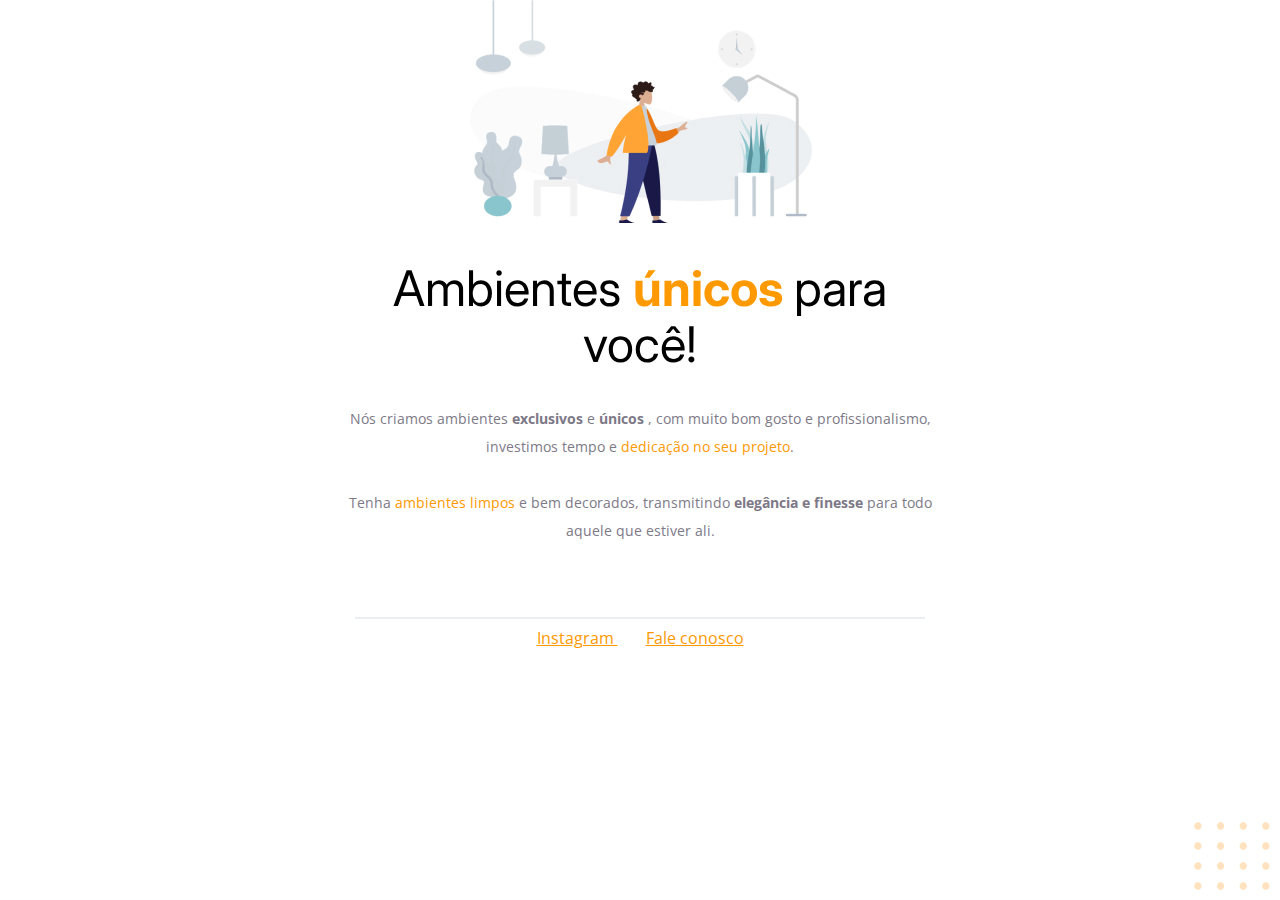
<file: 01PROJETO/index.html>
<!DOCTYPE html>
<html lang="pt-br">
  <head>
    <link rel="preconnect" href="https://fonts.googleapis.com" />
    <link rel="preconnect" href="https://fonts.gstatic.com" crossorigin />
    <link rel="preconnect" href="https://fonts.googleapis.com" />
    <link rel="preconnect" href="https://fonts.gstatic.com" crossorigin />
    <meta charset="UTF-8" />
    <meta name="viewport" content="width=device-width, initial-scale=1.0" />
    <title>Móveis customizados</title>
    <link
      href="https://fonts.googleapis.com/css2?family=Inter:wght@100..900&display=swap"
      rel="stylesheet"
    />
    <link
      href="https://fonts.googleapis.com/css2?family=Inter:wght@100..900&family=Open+Sans:ital,wght@0,300..800;1,300..800&display=swap"
      rel="stylesheet"
    />
    <link rel="stylesheet" href="style.css" />
  </head>
  <body>
    <div id="hero">
      <img
        src="images/image 1.jpg"
        alt="Desenho de uma pessoa vestindo camisa amarela em uma sala com móveis"
      />
      <h1>Ambientes <span> únicos </span> para você!</h1>
      <p>
        Nós criamos ambientes <strong>exclusivos</strong> e
        <strong>únicos</strong> , com muito bom gosto e profissionalismo,
        investimos tempo e <span> dedicação no seu projeto</span>.

        <br />
        <br />

        Tenha <span> ambientes limpos </span> e bem decorados, transmitindo
        <strong> elegância e finesse</strong> para todo aquele que estiver ali.
      </p>
    </div>

    <div id="footer">

      <div class="line"></div>

      <a
      target="_blank"
       href="https://instagram.com/moveisparavoce"> Instagram </a>
      <a href="mailto:contato@moveisparavoce.com"> Fale conosco </a>
    </div>
    <img
      id="balls"
      src="images/balls-decoration.svg"
      alt="Bolinhas laranjadas no canto direito inferior da tela"
    />
  </body>
</html>
</file>
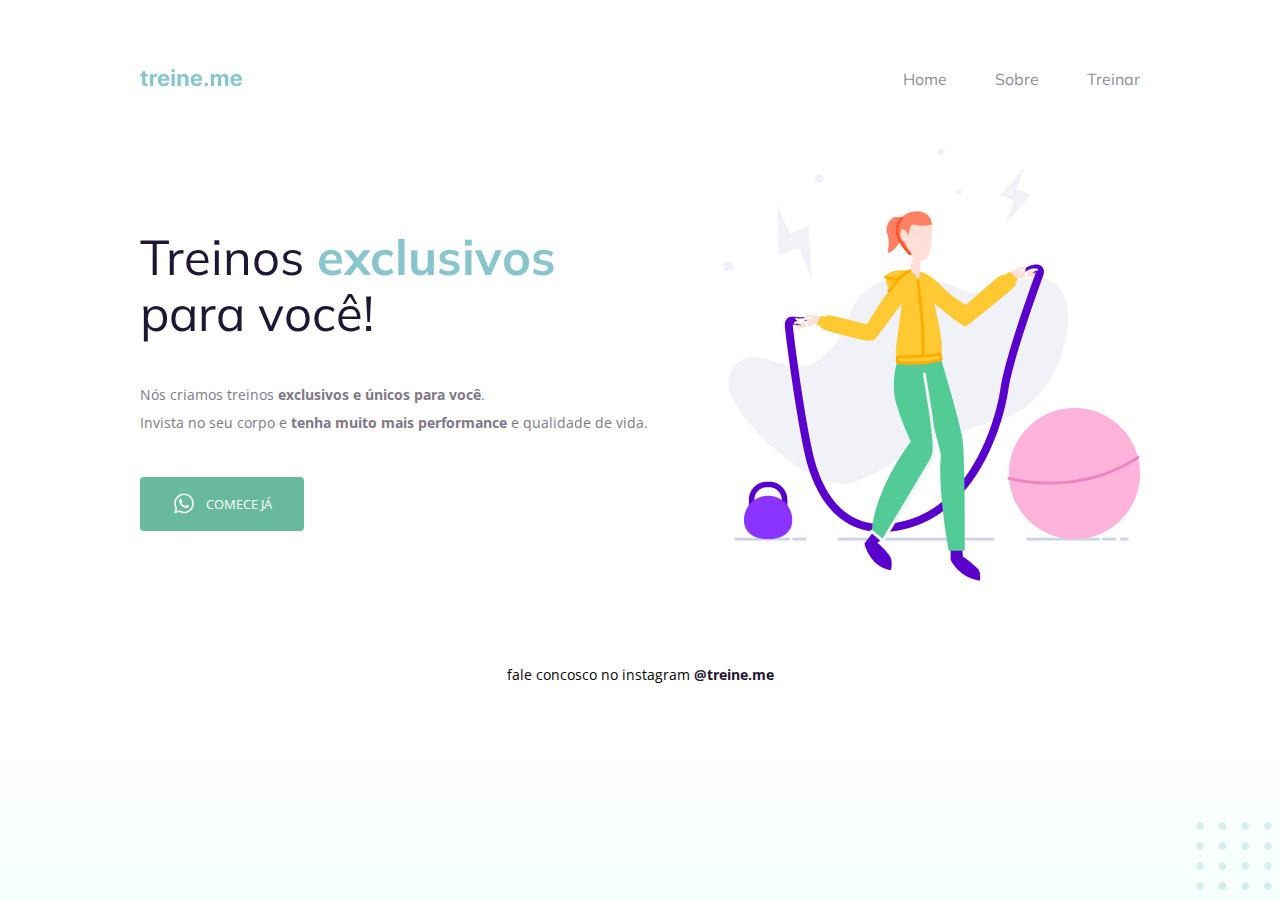
<file: 02PROJETO/index.html>
<!DOCTYPE html>
<html lang="pt-br">
  <head>
    <link rel="preconnect" href="https://fonts.googleapis.com" />
    <link rel="preconnect" href="https://fonts.gstatic.com" crossorigin />

    <link rel="preconnect" href="https://fonts.googleapis.com">
<link rel="preconnect" href="https://fonts.gstatic.com" crossorigin>

    <meta charset="UTF-8" />
    <meta name="viewport" content="width=device-width, initial-scale=1.0" />
    <title>Treine me</title>

    <link
      href="https://fonts.googleapis.com/css2?family=Mulish:ital,wght@0,200..1000;1,200..1000&display=swap"
      rel="stylesheet"
    />
    <link href="https://fonts.googleapis.com/css2?family=Mulish:ital,wght@0,200..1000;1,200..1000&family=Open+Sans:ital,wght@0,300..800;1,300..800&display=swap" rel="stylesheet">

    <link rel="stylesheet" href="style.css" />
  </head>
  <body>
    <div class="page">
      <nav>
        <a href="#" id="logo">
          <img src="images/logo.svg" alt="Treine.me" />
        </a>
        <ul>
          <li><a href="#">Home</a></li>
          <li><a href="#">Sobre</a></li>
          <li><a href="#">Treinar</a></li>
        </ul>
      </nav>

      <main>
        <section class="text">
          <h1>Treinos <span>exclusivos</span> para você!</h1>

          <p>
            Nós criamos treinos <strong>exclusivos e únicos para você</strong>.
            <br />
            Invista no seu corpo e
            <strong>tenha muito mais performance</strong> e qualidade de vida.
          </p>

          <button>
            <img src="images/whats.svg" alt="ícone do whatsapp" />
            Comece já
          </button>
        </section>

        <img
          src="images/img.png"
          alt="Desenho de uma mulher pulando corda numa academia"
        />
      </main>
      <footer>
        fale concosco no instagram
        <a href="https://instagram.com/treineme" target="_blank"> @treine.me </a>
      </footer>
    </div>

    <img
    id="balls"
      src="images/balls.svg"
      alt="Bolinhas decorativas verdes no canto inferior direito da página"
    />
  </body>
</html>
</file>
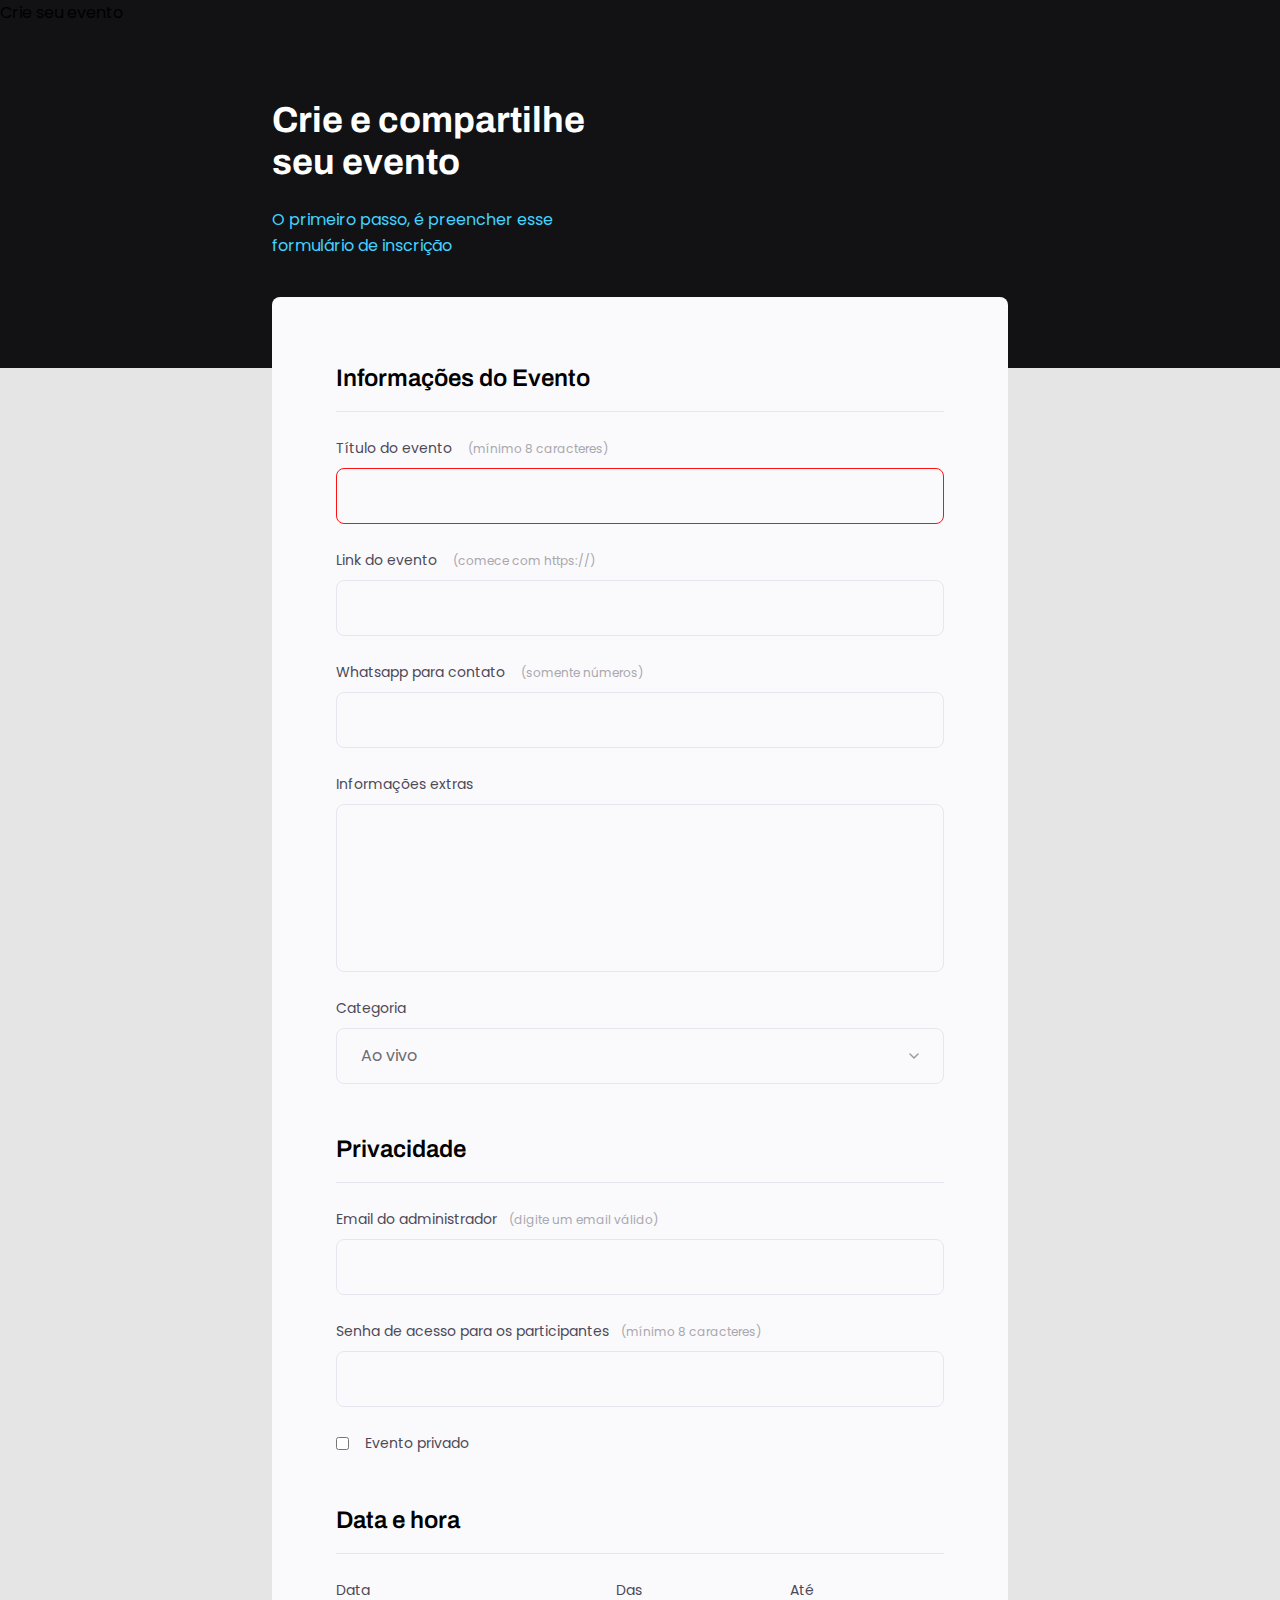
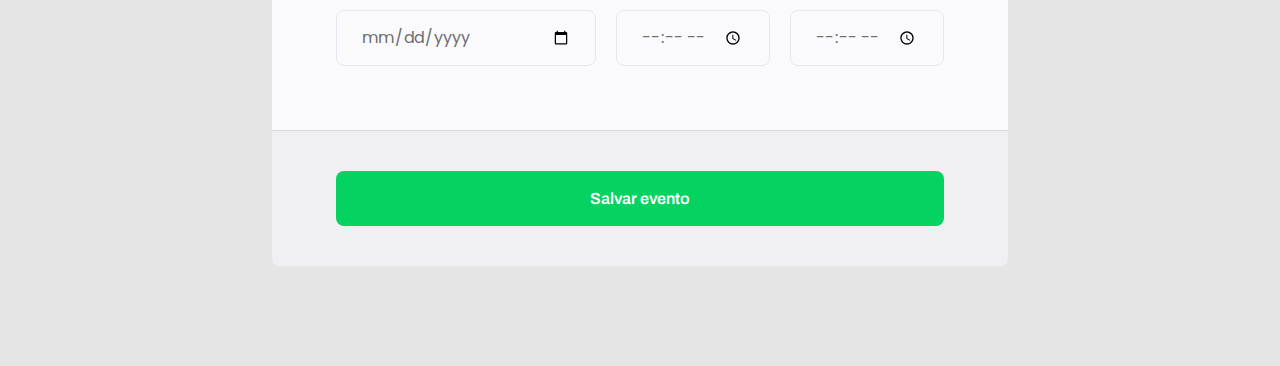
<file: 03PROJETO/index.html>
<!DOCTYPE html>
<html lang="pt-br">
  <head>
    <link rel="preconnect" href="https://fonts.googleapis.com" />
    <link rel="preconnect" href="https://fonts.gstatic.com" crossorigin />

    <link rel="preconnect" href="https://fonts.googleapis.com" />
    <link rel="preconnect" href="https://fonts.gstatic.com" crossorigin />
    <meta charset="UTF-8" />
    <meta name="viewport" content="width=device-width, initial-scale=1.0" />
    <email>Crie seu evento</email>
    <link
      href="https://fonts.googleapis.com/css2?family=Archivo:ital,wght@0,100..900;1,100..900&family=Poppins:ital,wght@0,100;0,200;0,300;0,400;0,500;0,600;0,700;0,800;0,900;1,100;1,200;1,300;1,400;1,500;1,600;1,700;1,800;1,900&display=swap"
      rel="stylesheet"
    />
    <link
      href="https://fonts.googleapis.com/css2?family=Archivo:ital,wght@0,100..900;1,100..900&family=Poppins:ital,wght@0,100;0,200;0,300;0,400;0,500;0,600;0,700;0,800;0,900;1,100;1,200;1,300;1,400;1,500;1,600;1,700;1,800;1,900&display=swap"
      rel="stylesheet"
    />

    <link rel="stylesheet" href="style.css" />
  </head>
  <body>
    <div class="page">
      <header>
        <h1>Crie e compartilhe seu evento</h1>
        <p>O primeiro passo, é preencher esse formulário de inscrição</p>
      </header>
      <form id="my-form">

        <fieldset>
          <div class="fieldset-wrapper">
            <legend>Informações do Evento</legend>

            <div class="input-wrapper">
              <label for="event-title"
                >Título do evento <span>(mínimo 8 caracteres)</span></label
              >
              <input 
              type="text" 
              id="event-title" 
              required
              minlength="8"/>
            </div>

            <div class="input-wrapper">
              <label for="event-link"
                >Link do evento <span>(comece com https://)</span></label
              >
              <input type="url" id="event-link" />
            </div>

            <div class="input-wrapper">
              <label for="event-whatsapp"
                >Whatsapp para contato <span>(somente números)</span></label
              >
              <input type="number" id="event-whatsapp" />
            </div>

            <div class="input-wrapper">
              <label for="event-info">Informações extras</label>
              <textarea id="event-info"></textarea>
            </div>

            <div class="input-wrapper">
              <label for="event-category">Categoria</label>
              <select id="event-category">
                <option value="live">Ao vivo</option>
                <option value="podcast">Podcast</option>
                <option value="mentorship">Mentoria</option>
              </select>
            </div>
          </div>
        </fieldset>

        <fieldset>
          <div class="fieldset-wrapper">
            <legend>Privacidade</legend>

             <div class="input-wrapper">
              <label for="event-email">Email do administrador<span>(digite um email válido)</span></label>
              <input type="email" id="event-email" />
            </div>

             <div class="input-wrapper">
              <label for="event-password">Senha de acesso para os participantes<span>(mínimo 8 caracteres)</span></label>
              <input 
              type="password" 
              id="event-password"
              minlength="8"/>
            </div>

             <div class="checkbox-wrapper">
               <input type="checkbox" id="event-private"/>
               <label for="event-private">Evento privado</label>
            </div>

            </div>
        </fieldset>


         <fieldset>
          <div class="fieldset-wrapper">
            <legend>Data e hora</legend>

<div class="col-3">
  <div class="input-wrapper">
   <label for="event-data">Data</label>
   <input type="date" id="event-data" />
 </div>

<div class="col-3">
  <div class="input-wrapper">
   <label for="event-begin">Das</label>
   <input type="time" id="event-begin" />
 </div>

<div class="3-col">
  <div class="input-wrapper">
   <label for="event-end">Até</label>
   <input type="time" id="event-end" />
 </div>

  

</div>
         </fieldset>


</form>
<footer>
<button
  class='button'
  form= 'my-form'>
  Salvar evento
</button>
</footer>
    </div>
  </body>
</html>
</file>
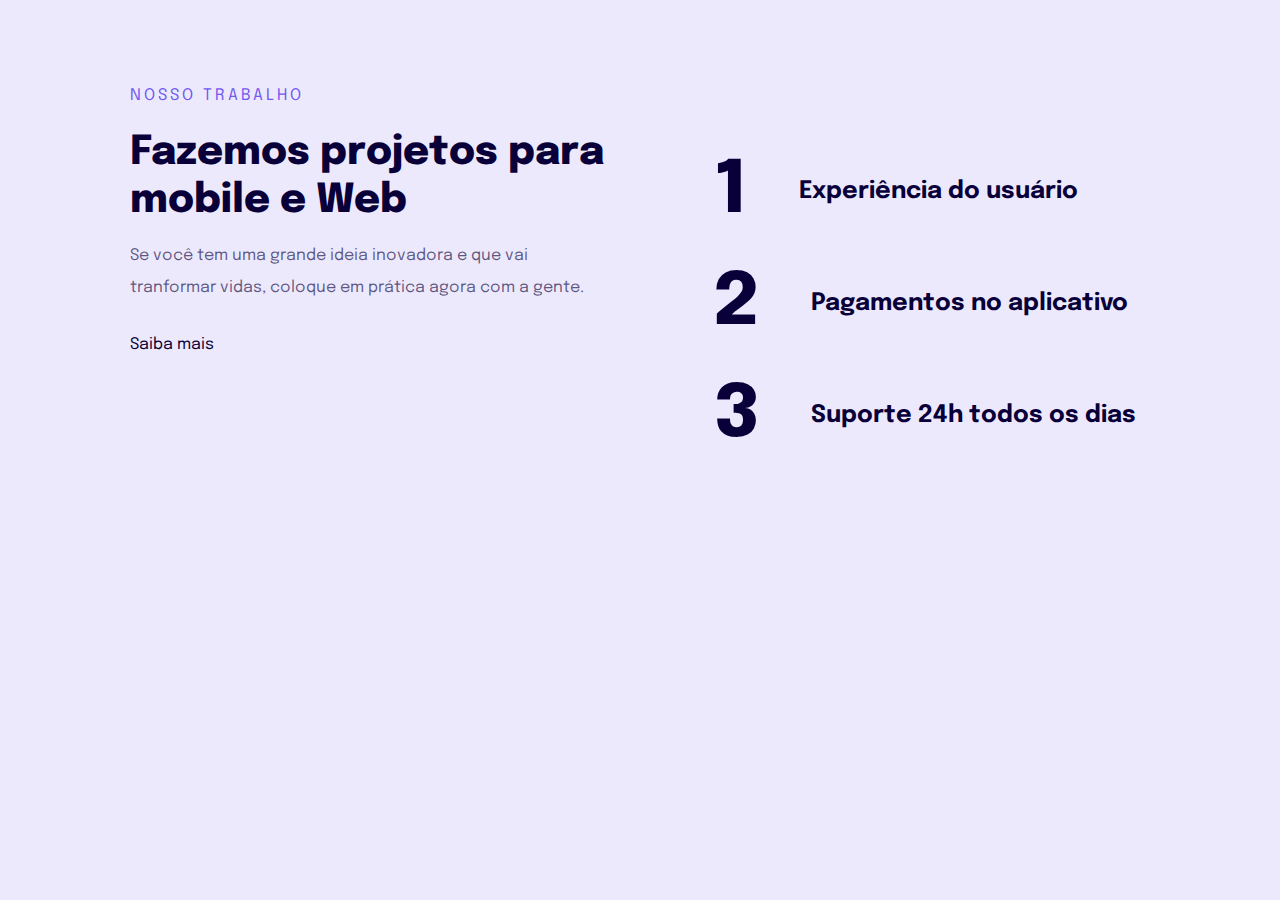
<file: 04PROJETO/index.html>
<!DOCTYPE html>
<html lang="pt-br">
  <head>
    <link rel="preconnect" href="https://fonts.googleapis.com">
<link rel="preconnect" href="https://fonts.gstatic.com" crossorigin>
<link href="https://fonts.googleapis.com/css2?family=Epilogue:ital,wght@0,100..900;1,100..900&display=swap" rel="stylesheet">
    <meta charset="UTF-8" />
    <meta name="viewport" content="width=device-width, initial-scale=1.0" />
    <title>Introdução à Responsividade</title>
    
    <link rel="stylesheet" href="styles.css" />

    <link href="https://fonts.googleapis.com/css2?family=Epilogue:ital,wght@0,100..900;1,100..900&display=swap" rel="stylesheet">
  </head>
  <body>
    <main>
      <div>
        <p>Nosso trabalho</p>
        <h1>Fazemos projetos para mobile e Web</h1>
        <p>
          Se você tem uma grande ideia inovadora e que vai tranformar vidas,
          coloque em prática agora com a gente.
        </p>
        <a href="#">Saiba mais</a>
      </div>

      <ul>
        <li><span>1</span>Experiência do usuário</li>
        <li><span>2</span>Pagamentos no aplicativo</li>
        <li><span>3</span>Suporte 24h todos os dias</li>
      </ul>
    </main>
  </body>
</html>
</file>
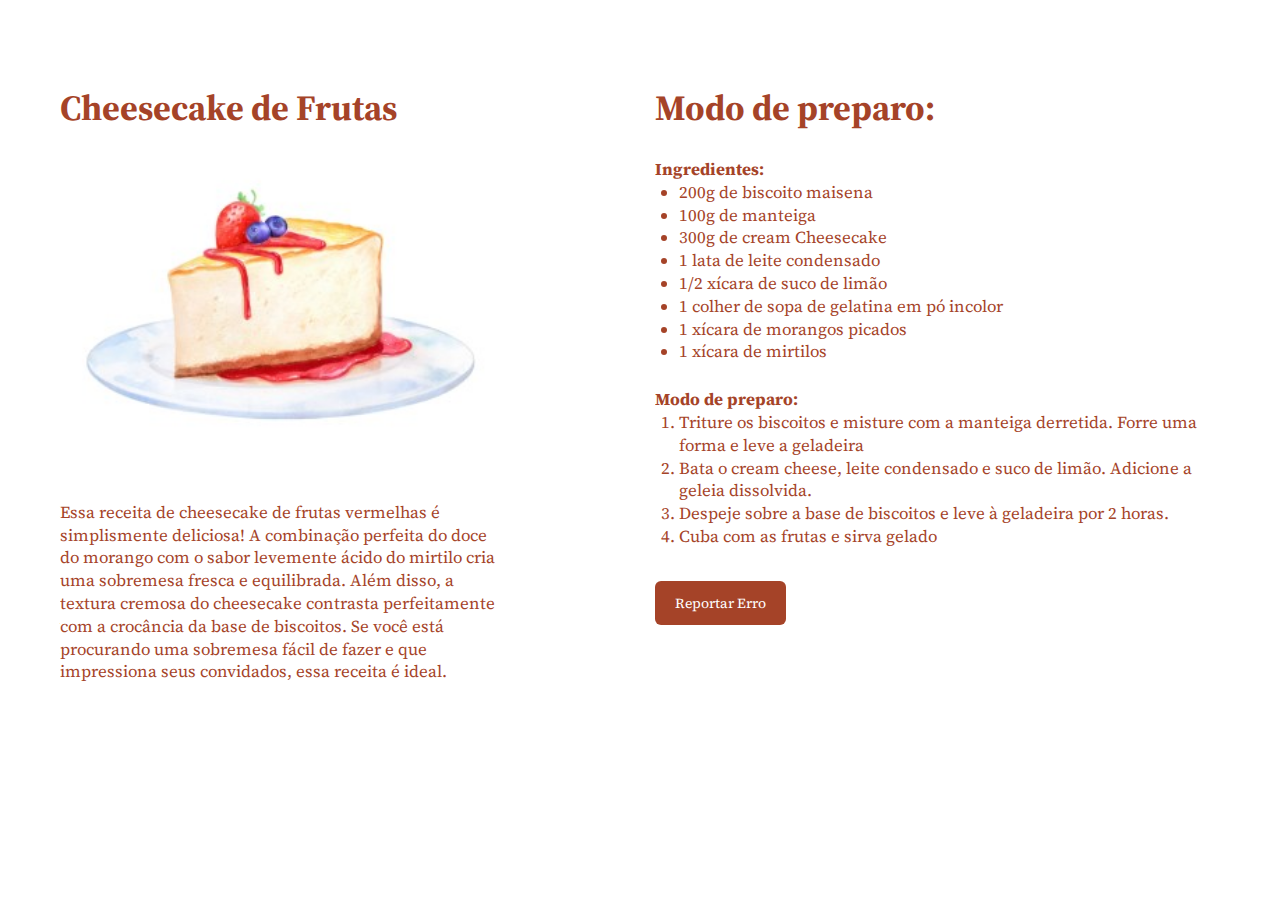
<file: 05Cheesecake/index.html>
<!DOCTYPE html>
<html lang="pt-br">
  <head>
    <link rel="preconnect" href="https://fonts.googleapis.com" />
    <link rel="preconnect" href="https://fonts.gstatic.com" crossorigin />
    <link
      href="https://fonts.googleapis.com/css2?family=Source+Serif+4:ital,opsz,wght@0,8..60,200..900;1,8..60,200..900&display=swap"
      rel="stylesheet"
    />
    <meta charset="UTF-8" />
    <meta name="viewport" content="width=device-width, initial-scale=1.0" />
    <title>Cheesecake</title>
    <link rel="stylesheet" href="./style.css" />
  </head>
  <body>
    <main>
      <div class="recipe">
        <h1>Cheesecake de Frutas</h1>
        <img
          src="./assets/01.jpg"
          alt="Imagem de um desenho de bolo de fruta"
        />
        <p>
          Essa receita de cheesecake de frutas vermelhas é simplismente
          deliciosa! A combinação perfeita do doce do morango com o sabor
          levemente ácido do mirtilo cria uma sobremesa fresca e equilibrada.
          Além disso, a textura cremosa do cheesecake contrasta perfeitamente
          com a crocância da base de biscoitos. Se você está procurando uma
          sobremesa fácil de fazer e que impressiona seus convidados, essa
          receita é ideal.
        </p>
      </div>
      <div class="ingredients">
        <h2>Modo de preparo:</h2>
        <strong>Ingredientes:</strong>
        <ul>
          <li>200g de biscoito maisena</li>
          <li>100g de manteiga</li>
          <li>300g de cream Cheesecake</li>
          <li>1 lata de leite condensado</li>
          <li>1/2 xícara de suco de limão</li>
          <li>1 colher de sopa de gelatina em pó incolor</li>
          <li>1 xícara de morangos picados</li>
          <li>1 xícara de mirtilos</li>
        </ul>

        <strong>Modo de preparo:</strong>
        <ol>
          <li>
            Triture os biscoitos e misture com a manteiga derretida. Forre uma
            forma e leve a geladeira
          </li>
          <li>
            Bata o cream cheese, leite condensado e suco de limão. Adicione a
            geleia dissolvida.
          </li>
          <li>
            Despeje sobre a base de biscoitos e leve à geladeira por 2 horas.
          </li>
          <li>Cuba com as frutas e sirva gelado</li>
        </ol>

        <button>Reportar Erro</button>
      </div>
    </main>
  </body>
</html>
</file>
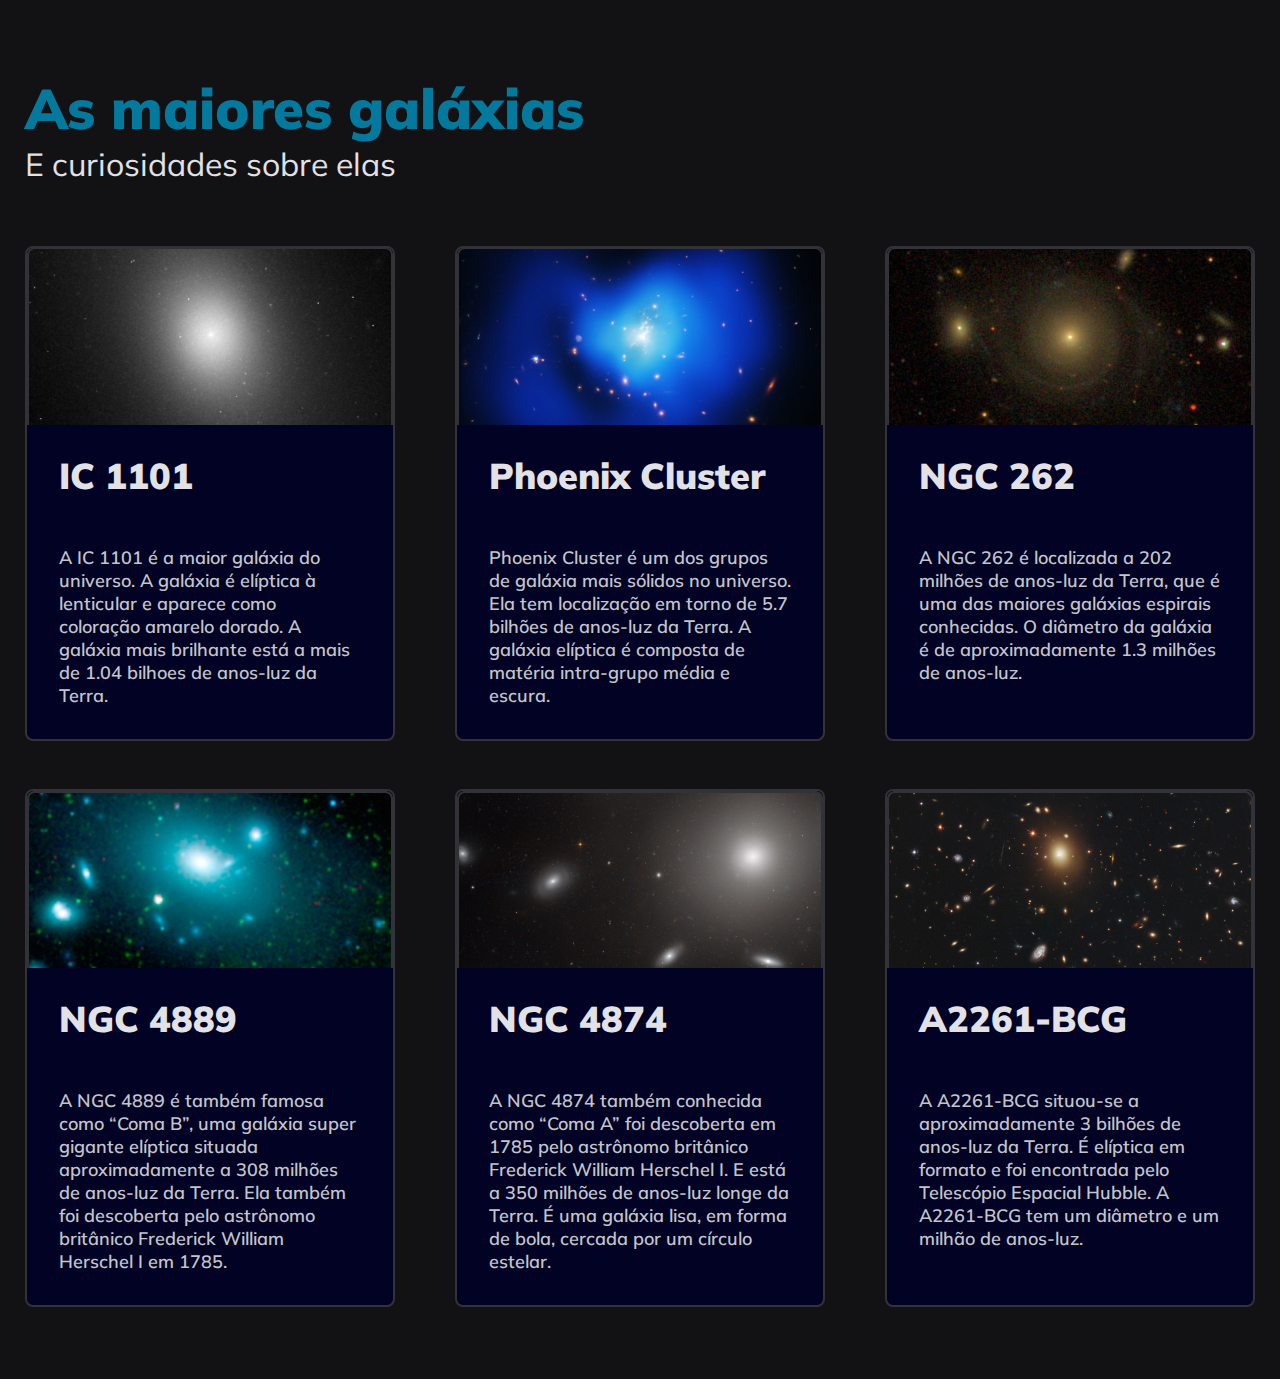
<file: 06GRID/projetoGalaxies/index.html>
<!DOCTYPE html>
<html lang="pt-br">
  <head>
    <link rel="preconnect" href="https://fonts.googleapis.com" />
    <link rel="preconnect" href="https://fonts.gstatic.com" crossorigin />
    <link
      href="https://fonts.googleapis.com/css2?family=Mulish:ital,wght@0,200..1000;1,200..1000&display=swap"
      rel="stylesheet"
    />

    <meta charset="UTF-8" />
    <meta name="viewport" content="width=device-width, initial-scale=1.0" />
    <title>Galaxies</title>
    <link rel="stylesheet" href="./style.css" />
  </head>
  <body>
    <header>
      <h1>As maiores galáxias</h1>
      <p>E curiosidades sobre elas</p>
    </header>
    <main>
      <div class="card">
        <img src="./assets/01.jpg" alt="IC 1101" />
        <h2>IC 1101</h2>
        <p>
          A IC 1101 é a maior galáxia do universo. A galáxia é elíptica à
          lenticular e aparece como coloração amarelo dorado. A galáxia mais
          brilhante está a mais de 1.04 bilhoes de anos-luz da Terra.
        </p>
      </div>
      <div class="card">
        <img src="./assets/02.jpg" alt="Phoenix Cluster" />
        <h2>Phoenix Cluster</h2>
        <p>
          Phoenix Cluster é um dos grupos de galáxia mais sólidos no universo.
          Ela tem localização em torno de 5.7 bilhões de anos-luz da Terra. A
          galáxia elíptica é composta de matéria intra-grupo média e escura.
        </p>
      </div>
      <div class="card">
        <img src="./assets/03.jpg" alt="NGC 262" />
        <h2>NGC 262</h2>
        <p>
          A NGC 262 é localizada a 202 milhões de anos-luz da Terra, que é uma
          das maiores galáxias espirais conhecidas. O diâmetro da galáxia é de
          aproximadamente 1.3 milhões de anos-luz.
        </p>
      </div>
      <div class="card">
        <img src="./assets/04.jpg" alt="NGC 4889" />
        <h2>NGC 4889</h2>
        <p>
          A NGC 4889 é também famosa como “Coma B”, uma galáxia super gigante
          elíptica situada aproximadamente a 308 milhões de anos-luz da Terra.
          Ela também foi descoberta pelo astrônomo britânico Frederick William
          Herschel I em 1785.
        </p>
      </div>
      <div class="card">
        <img src="./assets/05.jpg" alt="NGC 4874" />
        <h2>NGC 4874</h2>
        <p>
          A NGC 4874 também conhecida como “Coma A” foi descoberta em 1785 pelo
          astrônomo britânico Frederick William Herschel I. E está a 350 milhões
          de anos-luz longe da Terra. É uma galáxia lisa, em forma de bola,
          cercada por um círculo estelar.
        </p>
      </div>
      <div class="card">
        <img src="./assets/06.jpg" alt="A2261-BCG" />
        <h2>A2261-BCG</h2>
        <p>
          A A2261-BCG situou-se a aproximadamente 3 bilhões de anos-luz da
          Terra. É elíptica em formato e foi encontrada pelo Telescópio Espacial
          Hubble. A A2261-BCG tem um diâmetro e um milhão de anos-luz.
        </p>
      </div>
    </main>
  </body>
</html>
</file>
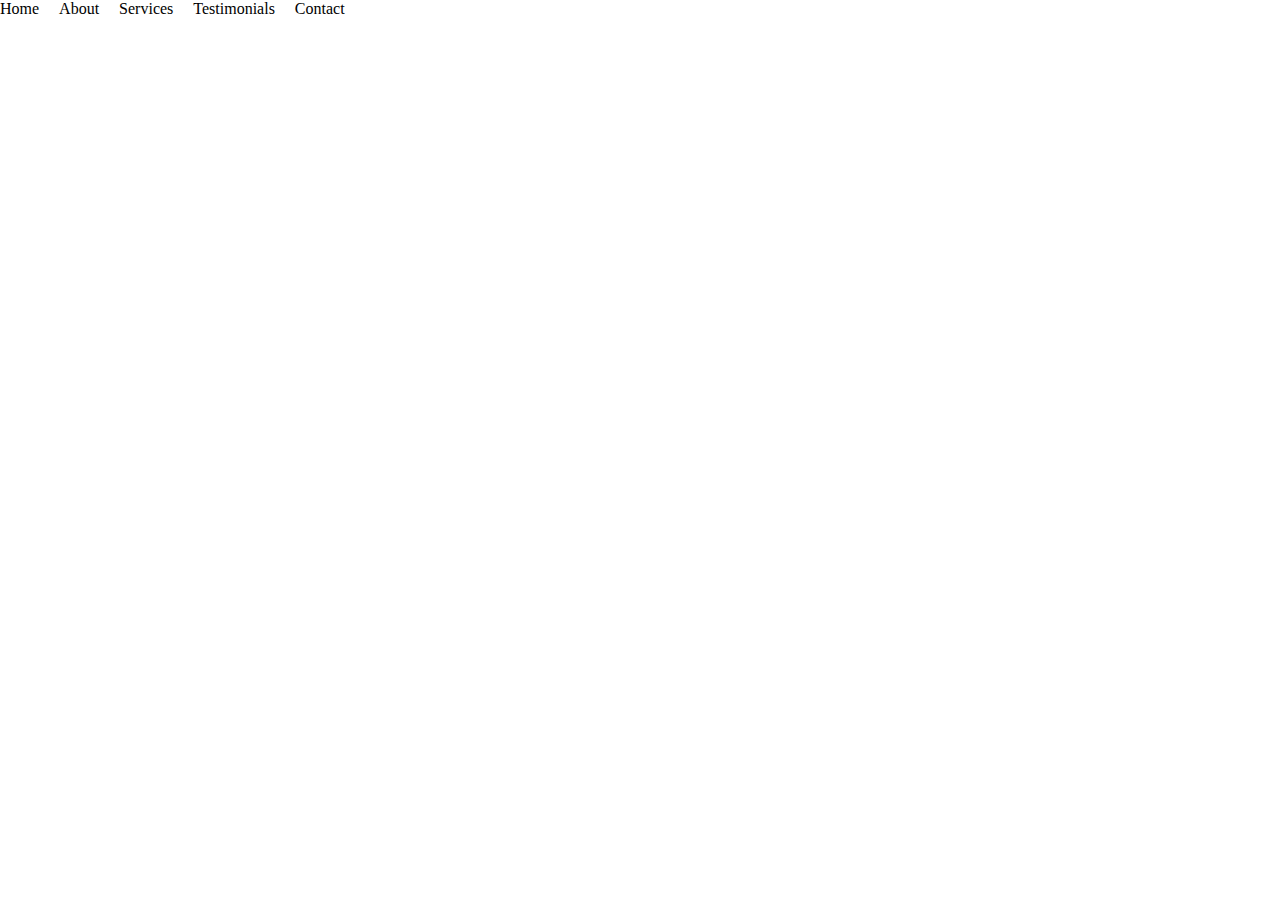
<file: 06GRID/grid.html>
<!DOCTYPE html>
<html lang="en">
  <head>
    <meta charset="UTF-8" />
    <meta name="viewport" content="width=device-width, initial-scale=1.0" />
    <title>Document</title>
    <link rel="stylesheet" href="./grid.css" />
  </head>
  <body>
    <!-- <div class="grid">
    <div>a</div>
    <div>b</div>
    <div>c</div>
    <div>d</div>
    <div>e</div>
    <div>f</div>
    <div>g</div>
    <div>h</div>
    <div>i</div>
    </div> -->
    <ul>
      <li>Home</li>
      <li>About</li>
      <li>Services</li>
      <li>Testimonials</li>
      <li>Contact</li>
    </ul>
  </body>
</html>
</file>
<file: 01PROJETO/style.css>
body {
  font-family: 'Open Sans', sans-serif;

  text-align: center;
  margin: 0;
}

#hero {
  width: 592px;
  margin: 0 auto 72px;
}

#hero {
  margin-bottom: 72px;
}


h1 {
  font-family: 'Inter', sans-serif;
  font-size: 49px;
  line-height: 56px;
  font-weight: normal;

  margin-bottom: 32px;
}

h1 span {
  font-weight: bold;
}


span, a  {
  color: #FF9900;
}

p, footer {
  color: #7D7987;
  font-size: 14px;
  line-height: 28px;
}



#footer a + a {
  margin-left: 28px;
}

.line {
  width: 568px;
  height: 0px;

  margin: 0 auto 8px;

  border: 1px #ECEFF2 solid;
}

#balls {
  position: fixed;
  bottom: 0px;
  right: 0px;
}
</file>
<file: 02PROJETO/style.css>
body {
  margin: 0;

  font-family: 'Open Sans', sans-serif;

  background: linear-gradient(180deg, rgba(227, 255, 248,0) 82.08%, rgba(227, 255, 248, 0.38) 100%);

  min-height: 100vh;
}

.page {
  width: 1000px;
  margin: 0 auto;
  padding-top: 65px;
}

nav {
  display: flex;
  justify-content: space-between;
  align-items: center;

  margin-bottom: 55px;
}

ul {
  display: flex;
  gap: 48px;
  list-style: none;
  margin: 0;
  padding: 0;
}

a {
  color: #1f1534;
  text-decoration: none;
}

ul li a {
    opacity: 0.5;
}

ul li a:hover {
  font-weight: bold;
  opacity: 1;
}

h1,
ul {
  font-family: 'Mulish', sans-serif;
}

main {
  display: flex;
  align-items: center;
  justify-content: space-between;
}

h1 {
  font-size: 49px;
  line-height: 56px;
  color: #1f1534;

  font-weight: normal;

  width: 490px;
}

h1 span {
  color: #89c5cc;
  font-weight: bold;
}

section p {
  font-size: 14px;
  line-height: 28px;
  color: #7d7987;

  margin: 40px 0;
}

button {
  color: white;
  text-transform: uppercase;
  font-family: 'Open Sans', sans-serif;

  background: #69b99d;
  border: 0;
  padding: 14px 32px 15px;

  display: flex;
  align-items: center;
  justify-content: center;
  gap: 10px;
  border-radius: 4px;

  cursor: pointer;
}

button:hover {
  background: #4ea788;
}

footer {
  font-size: 14px;
  line-height: 28px;

  text-align: center;

  margin-top: 80px;
}

footer a {
  font-weight: bold;
}

#balls {
    position: fixed;
   bottom: 0;
   right: 0;
}
</file>
<file: 03PROJETO/style.css>
* {
  margin: 0;
  padding: 0;
  box-sizing: border-box;
}

body,
input,
select,
textarea {
  font-family: 'Poppins', sans-serif;
}

body {
  background: #e5e5e5;
}

body::before {
  content: '';
  width: 100%;
  height: 368px;

  position: absolute;
  top: 0;
  left: 0;
  z-index: -1;
  background: #121214;
}

.page {
  width: 736px;
  margin: 0 auto;
}

header {
  width: 319px;

  margin-top: 74px;
}

header h1 {
  font-family: 'Archivo', sans-serif;
  font-weight: bold;
  font-size: 36px;
  line-height: 42px;
  color: white;

  margin-bottom: 24px;
}

header p {
  font-size: 16px;
  line-height: 26px;

  color: #42d3ff;
}

form {
  margin-top: 38px;
  background: #fafafc;
  border-radius: 8px 8px 0 0;
  min-height: 300px;

  padding: 64px;

  display: flex;
  flex-direction: column;
  gap: 48px;

}

fieldset {
  border: none;
}

.fieldset-wrapper {
  display: flex;
  flex-direction: column;
  gap: 24px;
}

fieldset legend {
  font-family: 'Archivo', sans-serif;
  font-weight: 600;
  font-size: 24px;
  line-height: 34px;

  width: 100%;
  border-bottom: 1px solid #e6e6f0;
  padding-bottom: 16px;
}

.input-wrapper {
  display: flex;
  flex-direction: column;
}

.input-wrapper label,
.checkbox-wrapper label {
  font-size: 14px;
  line-height: 24px;

  color: #4e4958;

  margin-bottom: 8px;
}

.input-wrapper label span {
  margin-left: 12px;

  font-size: 12px;
  line-height: 20px;
  color: #a9a7af;
}

.input-wrapper label span:hover {
    color: #6c6a71;
}

.input-wrapper input, 
.input-wrapper textarea, 
.input-wrapper select {
  background: #fafafc;

  border: 1px solid #e6e6f0;
  border-radius: 8px;
  height: 56px;

  padding: 0 24px;

  font-size: 16px;
  line-height: 26px;

  color: #6c6c71;;
}

.input-wrapper textarea {
    padding: 0;
    height: 168px;
    resize: none;
}

.input-wrapper select {
  appearance: none;

background-image: url("data:image/svg+xml,%3Csvg width='10' height='6' viewBox='0 0 10 6' fill='none' xmlns='http://www.w3.org/2000/svg'%3E%3Cpath d='M1 1L5 5L9 1' stroke='%239C98A6' stroke-width='1.5' stroke-linecap='round' stroke-linejoin='round'/%3E%3C/svg%3E%0A");
background-repeat: no-repeat;
background-position: right 24px top 50%;
}

.col-3 {
  display: flex;
  gap: 20px;
}

.col-3 > div:nth-child(1) {
width: 100%;
}

.checkbox-wrapper {
  display: flex;
  align-items: center;
    gap: 16px;
}

.checkbox-wrapper label {
  margin: 0;
}

footer {
  background: #f0f0f4;

  height: 136px;
  display: flex;
  flex-direction: column;

  padding: 40px 64px;

  margin-bottom: 100px;

  
  border-top: 1px solid #d6d6d6;
  border-radius: 0 0 8px 8px;
}

footer .button {
  height: 56px;
  background: #04d361;
  border-radius: 8px;
  border: none; 
  /* border: 0; */

font-family: 'Archivo';

font-weight: 600;
font-size: 16px;
line-height: 26px;
color: #fff;
}

footer .button:hover {
   background: #068b42;
}

input:invalid {
  border: 1px solid #ff1010;
}
</file>
<file: 04PROJETO/styles.css>
* {
  margin: 0;
  padding: 0;
  box-sizing: border-box;
}

:root {
  font-size: 62.5%; /*16px x 0.625 = 10px*/
}
body {
  font-family: 'Epilogue', sans-serif;
  background: #ece9fd;

  padding: 6rem 2.3rem 6.6rem;
  font-size: 1.6rem; /*16px / 10px = 1.6rem */
}

main {
  max-width: 33rem;
  margin: 0 auto;
}

h1 {
  font-weight: 800;
  font-size: 4rem; /*40px / 10px = 4.0rem */
  line-height: 4.8rem; /*48px / 10px = 4.8rem */

  color: #090039;

  margin-bottom: 1.5rem;
}

main p:first-child {
  color: #7158ef;
  letter-spacing: 3px;
  text-transform: uppercase;
  line-height: 3.2rem;

  margin-bottom: 1.7rem;
}

h1 + p {
  color: rgba(10, 0, 57, 0.64);
  line-height: 3.2rem;

  margin-bottom: 3.2rem;
}

a {
  color: #090039;

  text-decoration: 0;
}

a:hover {
  font-weight: bold;
}

ul {
  list-style: none;
}

ul {
  margin-top: 7.2rem;
}

ul li {
  font-weight: 700;
  font-size: 2.4rem;
  line-height: 3.2rem;
  color: #090039;

  max-width: 25.7rem;

  display: flex;
  gap: 3.8rem;
}

 ul li + li {
    margin-top: 3.2rem;
 }

ul li span {
  font-weight: 800;
  font-size: 7.2rem;
  line-height: 8rem;
  letter-spacing: -2px;

  color: #090039;
}

/* media queries */
@media (min-width: 700px) {
  
    body {
        padding: 8rem;
    }
  
    main {
    max-width: 1020px;
    display: flex;
    gap: 10rem;

  }

  main > div {
    max-width: 484px;
  }

  ul li {
    gap: 5.3rem;
max-width: 450px;  
align-items: center;
}

 ul li + li {
    margin-top: 3.2rem;
 }
}
</file>
<file: 05Cheesecake/style.css>
* {
  margin: 0;
  padding: 0;
  box-sizing: border-box;
}

:root {
  font-family: 'Source Serif 4', serif;
  font-size: 62.5%;
}

body {
  color: #a54328;
  font-size: 1.6rem;
}

main {
  max-width: 32rem;

  margin-inline: auto;

  padding: 5.6rem 4rem;

  box-sizing: content-box;

  display: flex;
  flex-direction: column;
  gap: 3.2rem;
}

img {
  width: 100%;
  margin-block: 3.2rem;
}

button {
  font-family: 'Source Serif 4';
  background-color: #a54328;

  color: #fff;

  border: 0;
  padding: 0.8rem 1.2rem;

  border-radius: 6px;

  margin-top: 3.2rem;
}

h1,
h2 {
  /* clamp(min, ideal, alto*/
   font-size: clamp(2.8rem, 2vw + 1rem, 4rem);
   line-height: clamp(3.6rem, 2vw + 1rem, 5rem);


}

h2 {
  margin-bottom: 3.2rem;
}

p,
li,
strong {
  font-size: clamp(1.4rem, 1vw + 0.4rem, 2rem);
  line-height: clamp(1.8rem, 1vw + 1rem, 2.5rem);
}

ul,
ol {
  padding-left: 2.4rem;
}

ul {
  margin-bottom: 2.4rem;
}

@media (min-width: 1120px) {
  main {
    flex-direction: row;
    max-width: fit-content;
    gap: 16rem;

    padding: 9rem 6rem;
  }

  .recipe {
    max-width: 43.5rem
  }

  .ingredientes {
    max-width: 52.5rem;
  }

  /* h1, h2 {
    font-size: 4rem;
    line-height: 5rem;
  }

  p, li, strong {
    font-size: 2rem;
    line-height: 2.5rem;
  } */

  button {
    padding: 1rem 2rem;
    font-size: 1.4rem;
    line-height: 2.4rem;
  }
}
</file>
<file: 06GRID/projetoGalaxies/style.css>
* {
  margin: 0;
  padding: 0;
  box-sizing: border-box;
}

:root {
  font-family: 'Mulish', sans-serif;
}

body {
  background: #121214;
  display: grid;
  justify-content: center;

  padding: 72px 104px;
}
header h1 {
  color: #02799d;
  font-weight: 900;
  font-size: 56px;
  line-height: 72px;
}
header p {
  color: #e1e1e6;
  font-size: 32px;
  line-height: 40px;
}

main {
  margin-top: 62px;
  display: grid;
  grid-template-columns: repeat(3, 370px);
  place-content: center;

  gap: 48px 60px;
}

.card {
  background: #020224;
  border: 2px solid #323238;
  border-radius: 8px;
  overflow: hidden;
}

.card h2 {
  color: #e1e1e6;
  font-weight: 900;
  font-size: 36px;
  padding: 24px 32px;
}

.card p {
  color: #c4c4cc;
  font-size: 18px;
  font-weight: 600;
  padding: 24px 32px 32px;
}
</file>
<file: 06GRID/grid.css>
* {
  margin: 0;
  padding: 0;
  box-sizing: border-box;
}

/* .grid {
  display: grid;

  grid-template-columns: repeat(3, 100px);
  grid-template-rows: repeat(3, 100px);
  gap: 8px;

  height: 100vh;
  width: 100vw;
  background-color: black;
}

.grid > div {
  background-color: cornflowerblue;
}

.grid div:nth-child(2) {
   align-self: end;
   justify-self: start;
} */

ul {
  list-style: none;
  display: flex;
  gap: 20px;


  /* display: grid;
  grid-auto-flow: column;
  justify-content: start; 
  gap: 20px*/
}
</file>
